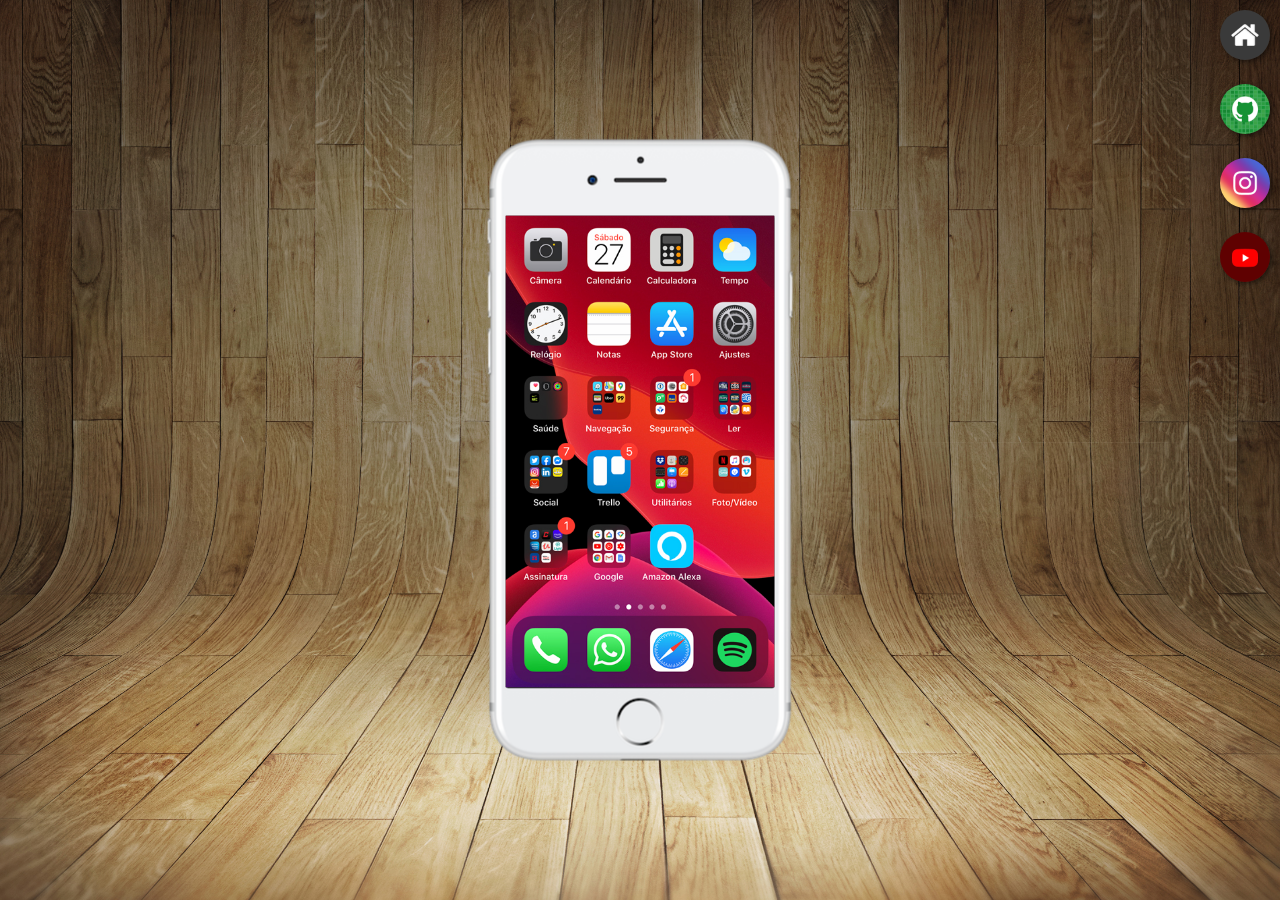
<file: index.html>
<!DOCTYPE html>
<html lang="pt-br">
<head>
    <meta charset="UTF-8">
    <meta name="viewport" content="width=device-width, initial-scale=1.0">
    <link rel="shortcut icon" href="pacote-d013/favicon.ico" type="image/x-icon">
    <link rel="stylesheet" href="estilos/style.css">
    <title>Projeto Redes Sociais</title>   
</head>
<body>
    <main>
        <section id="telefone">
            <iframe src="home.html" name="tela" id="tela" frameborder="0">Seu navegador não é compatível com isso.</iframe>
        </section>

        <section id="redes-sociais">
            <a href="home.html" target="tela"><img src="pacote-d013/imagens/logo-home.jpg" alt="Home"></a><br>
            <a href="github.html" target="tela"><img src="pacote-d013/imagens/logo-github.jpg" alt="GitHub"></a><br>
            <a href="instagram.html" target="tela"><img src="pacote-d013/imagens/logo-instagram.jpg" alt="Instagram"></a><br>
            <a href="youtube.html" target="tela"><img src="pacote-d013/imagens/logo-youtube.jpg" alt="Youtube"></a><br>
        </section>
    </main>
</body>
</html>
</file>
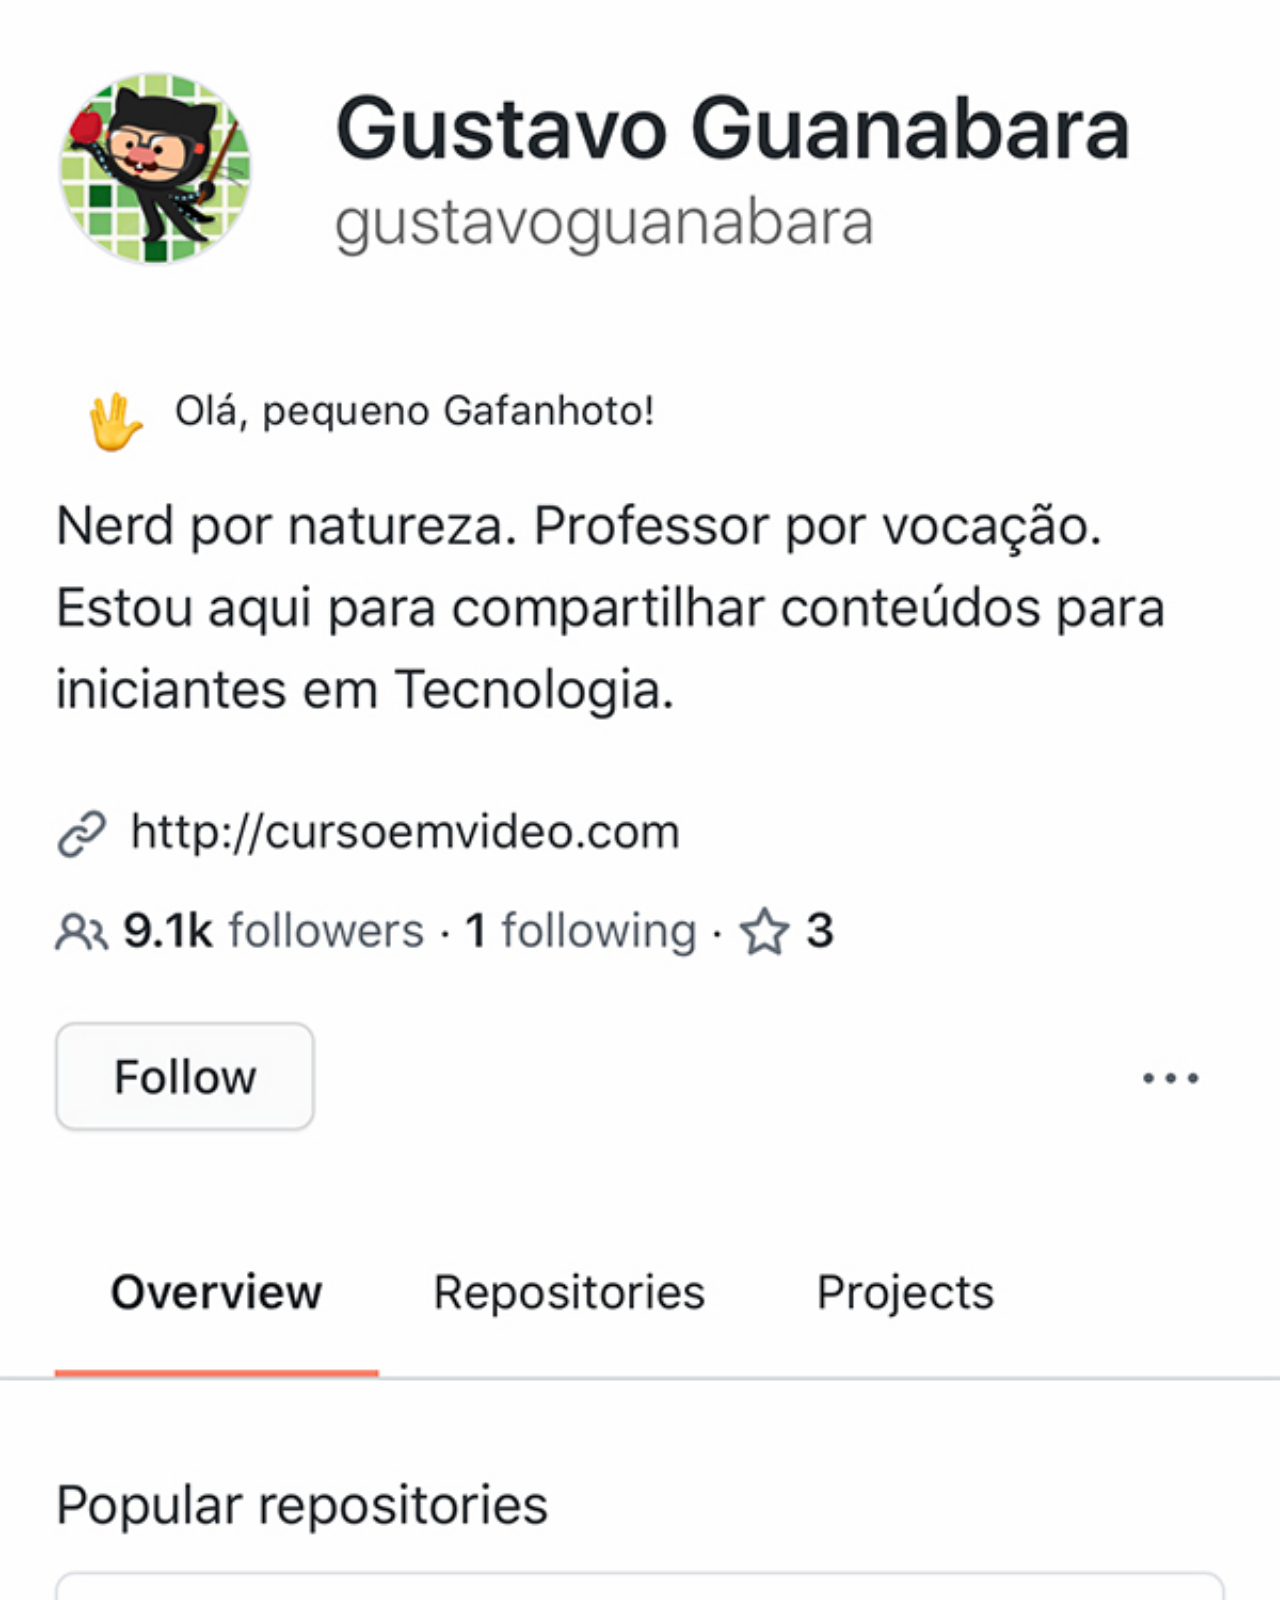
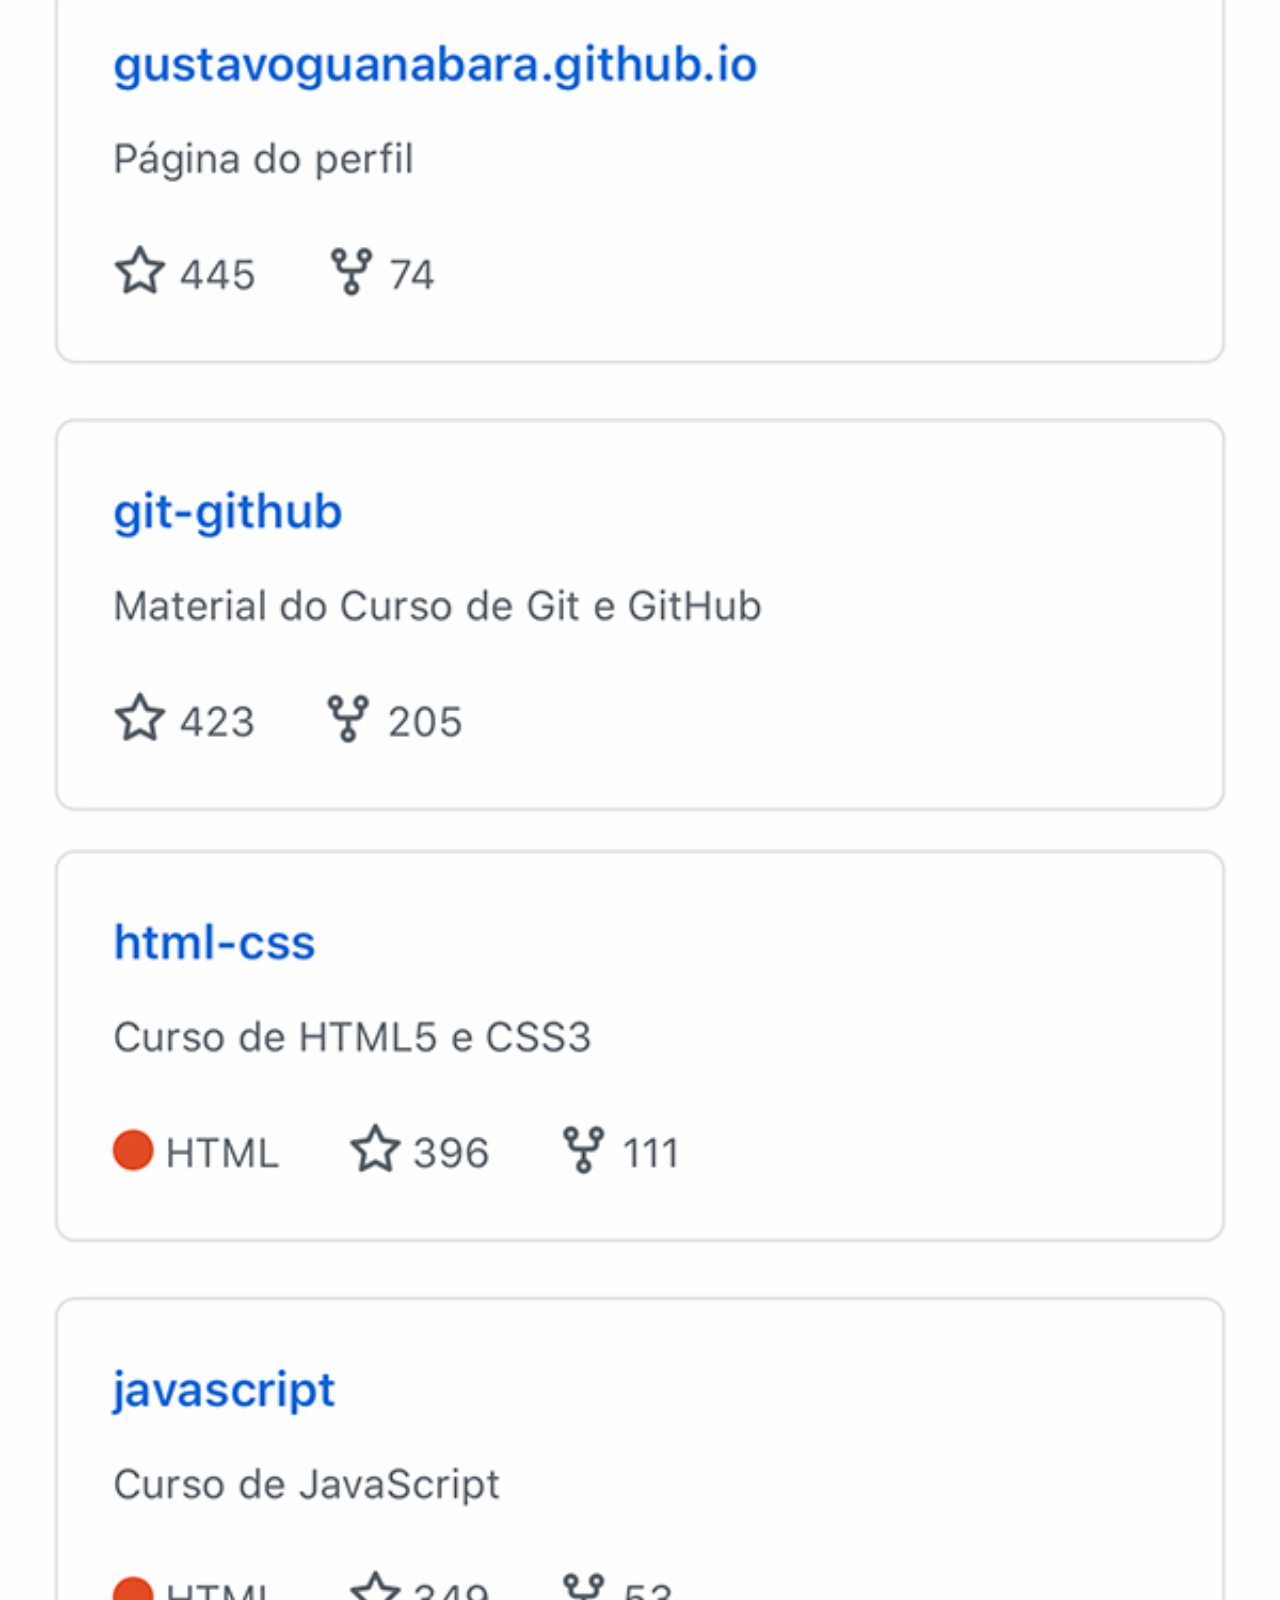
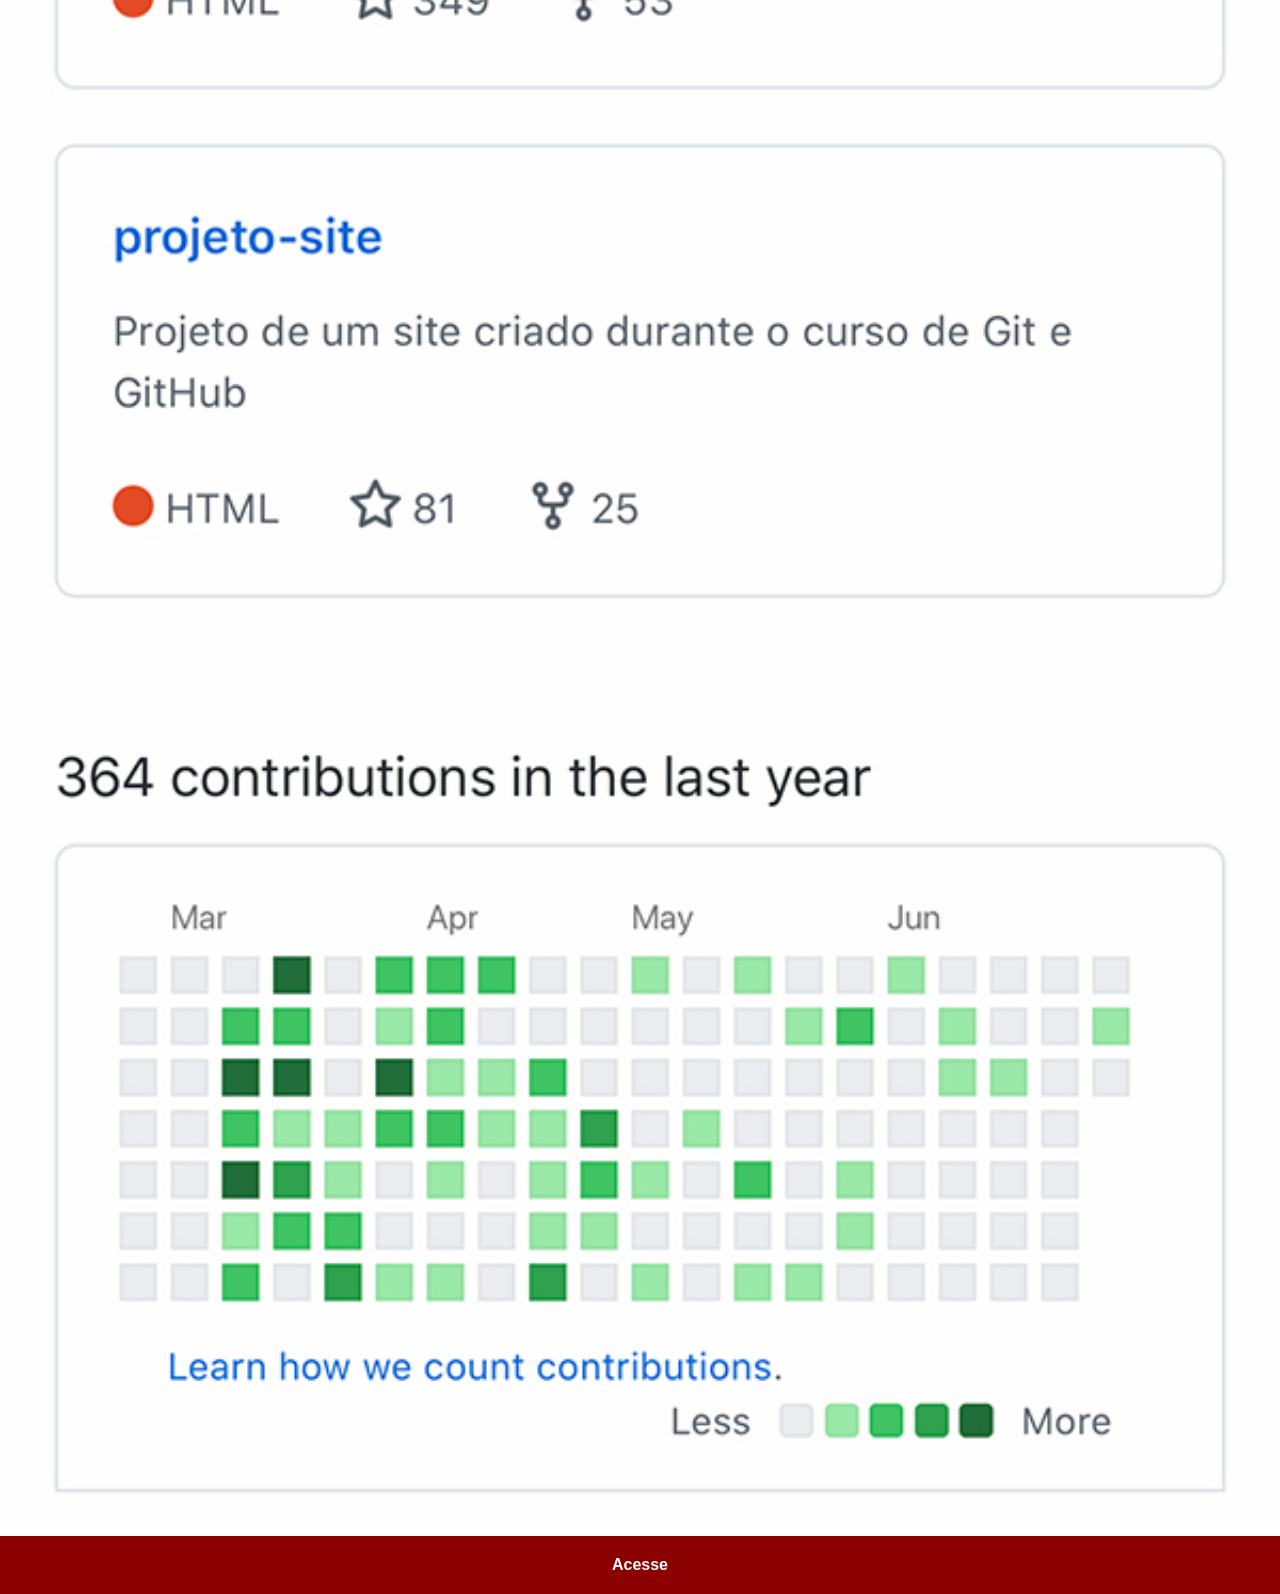
<file: github.html>
<!DOCTYPE html>
<html lang="pt-br">
<head>
    <meta charset="UTF-8">
    <meta name="viewport" content="width=device-width, initial-scale=1.0">
    <title>GitHub</title>
    <link rel="stylesheet" href="estilos/social.css">
</head>
<body>
    <img src="pacote-d013/imagens/tela-github.jpg" alt="GitHub">
    <a href="https://github.com/jordan-ff" target="_blank">Acesse</a>
</body>
</html>
</file>
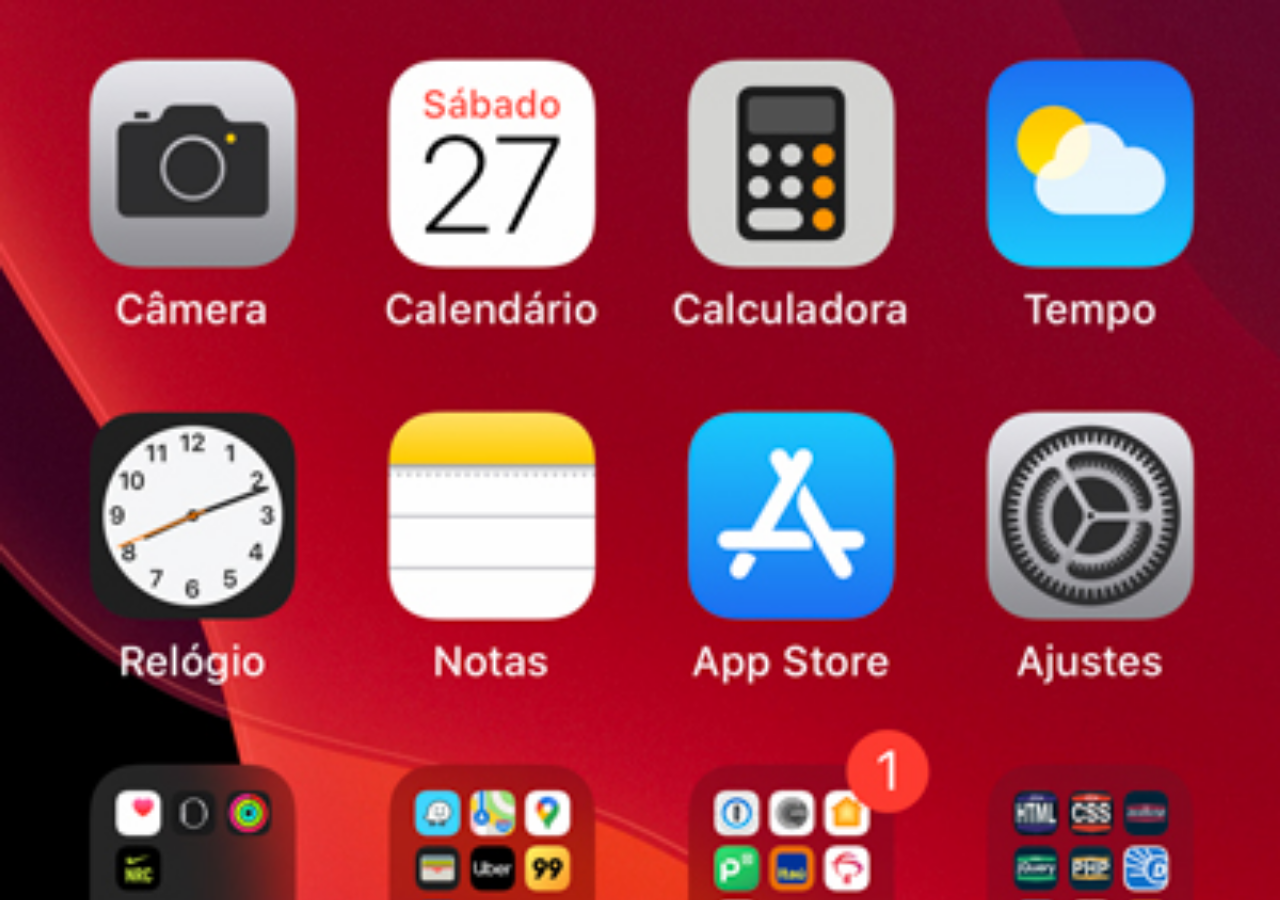
<file: home.html>
<!DOCTYPE html>
<html lang="pt-br">
<head>
    <meta charset="UTF-8">
    <meta name="viewport" content="width=device-width, initial-scale=1.0">
    <title>Home</title>
</head>
<style>
    * {
        margin: 0px;
        padding: 0px;
    }

    body {
        width: 100vw;
        height: 100vh;
        background: black url(pacote-d013/imagens/tela-home.jpg) no-repeat top center;
        background-size: cover;
    }
</style>
<body>
    
</body>
</html>
</file>
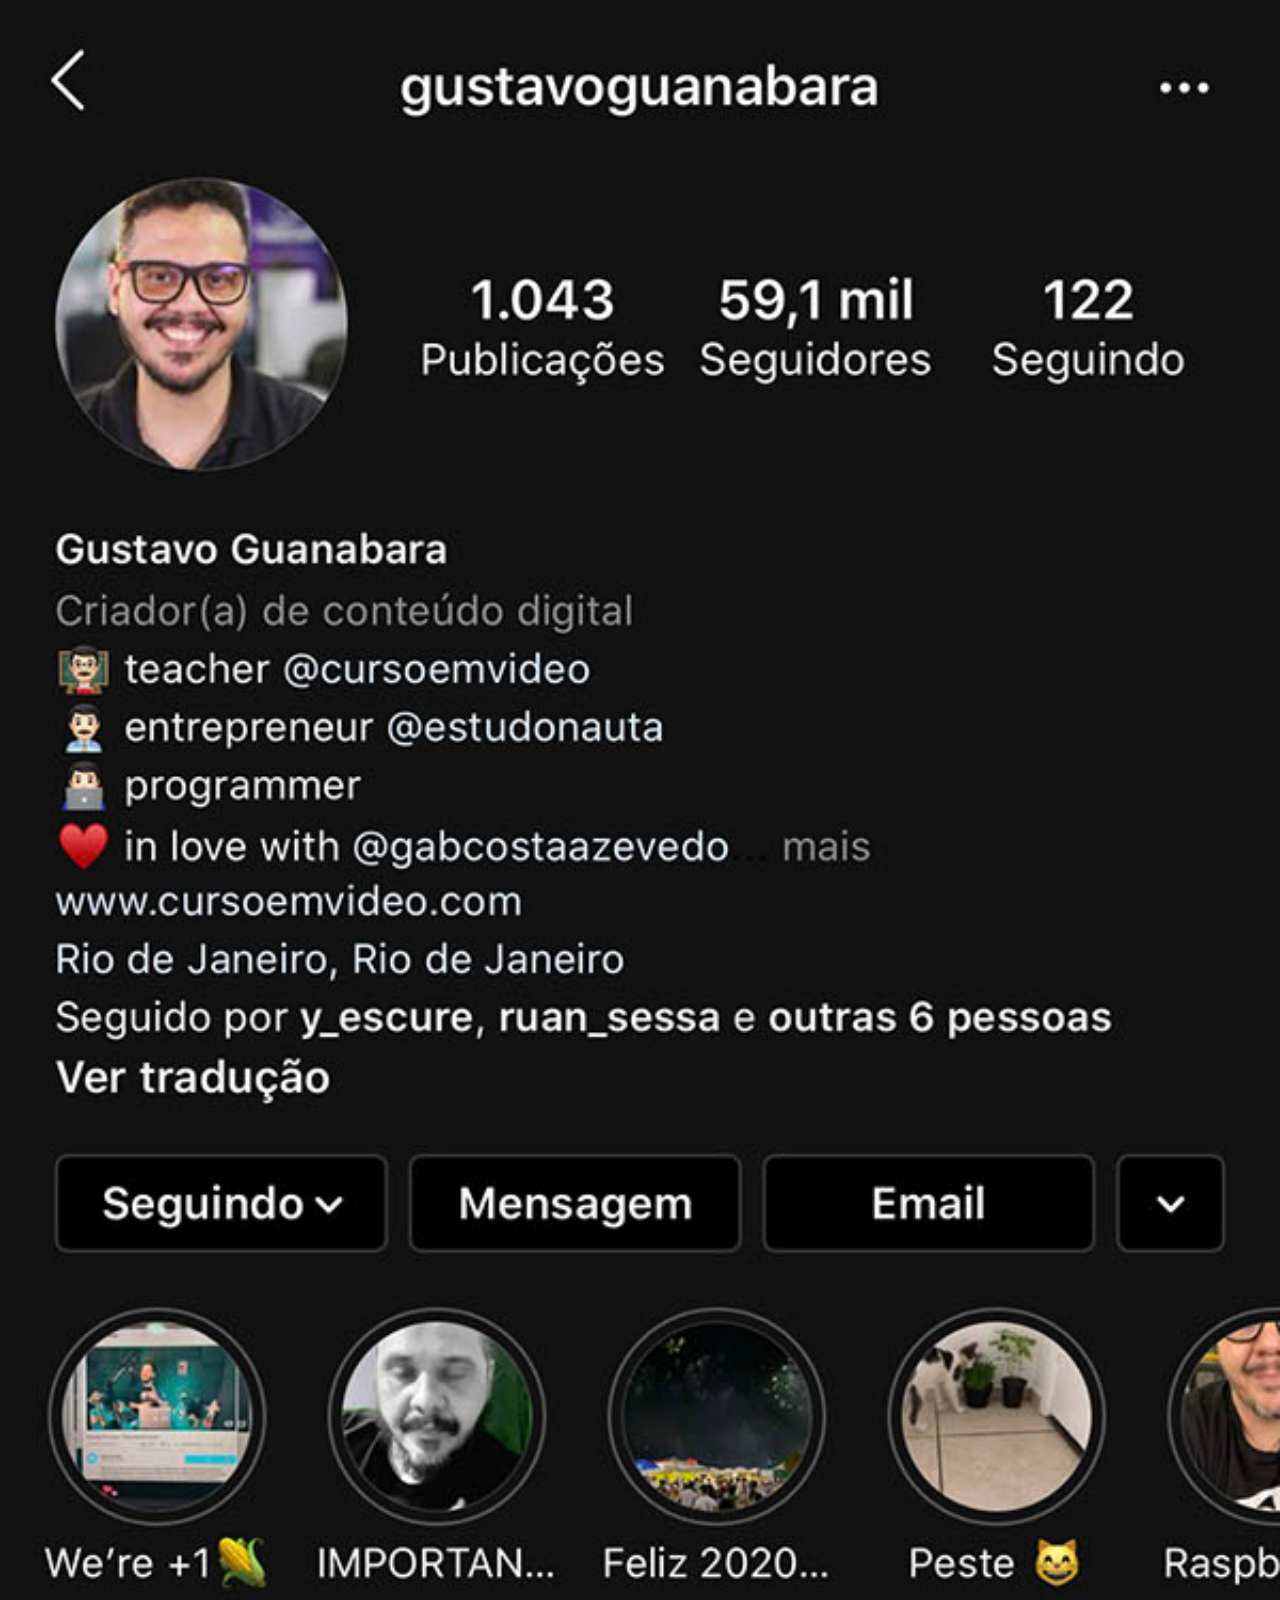
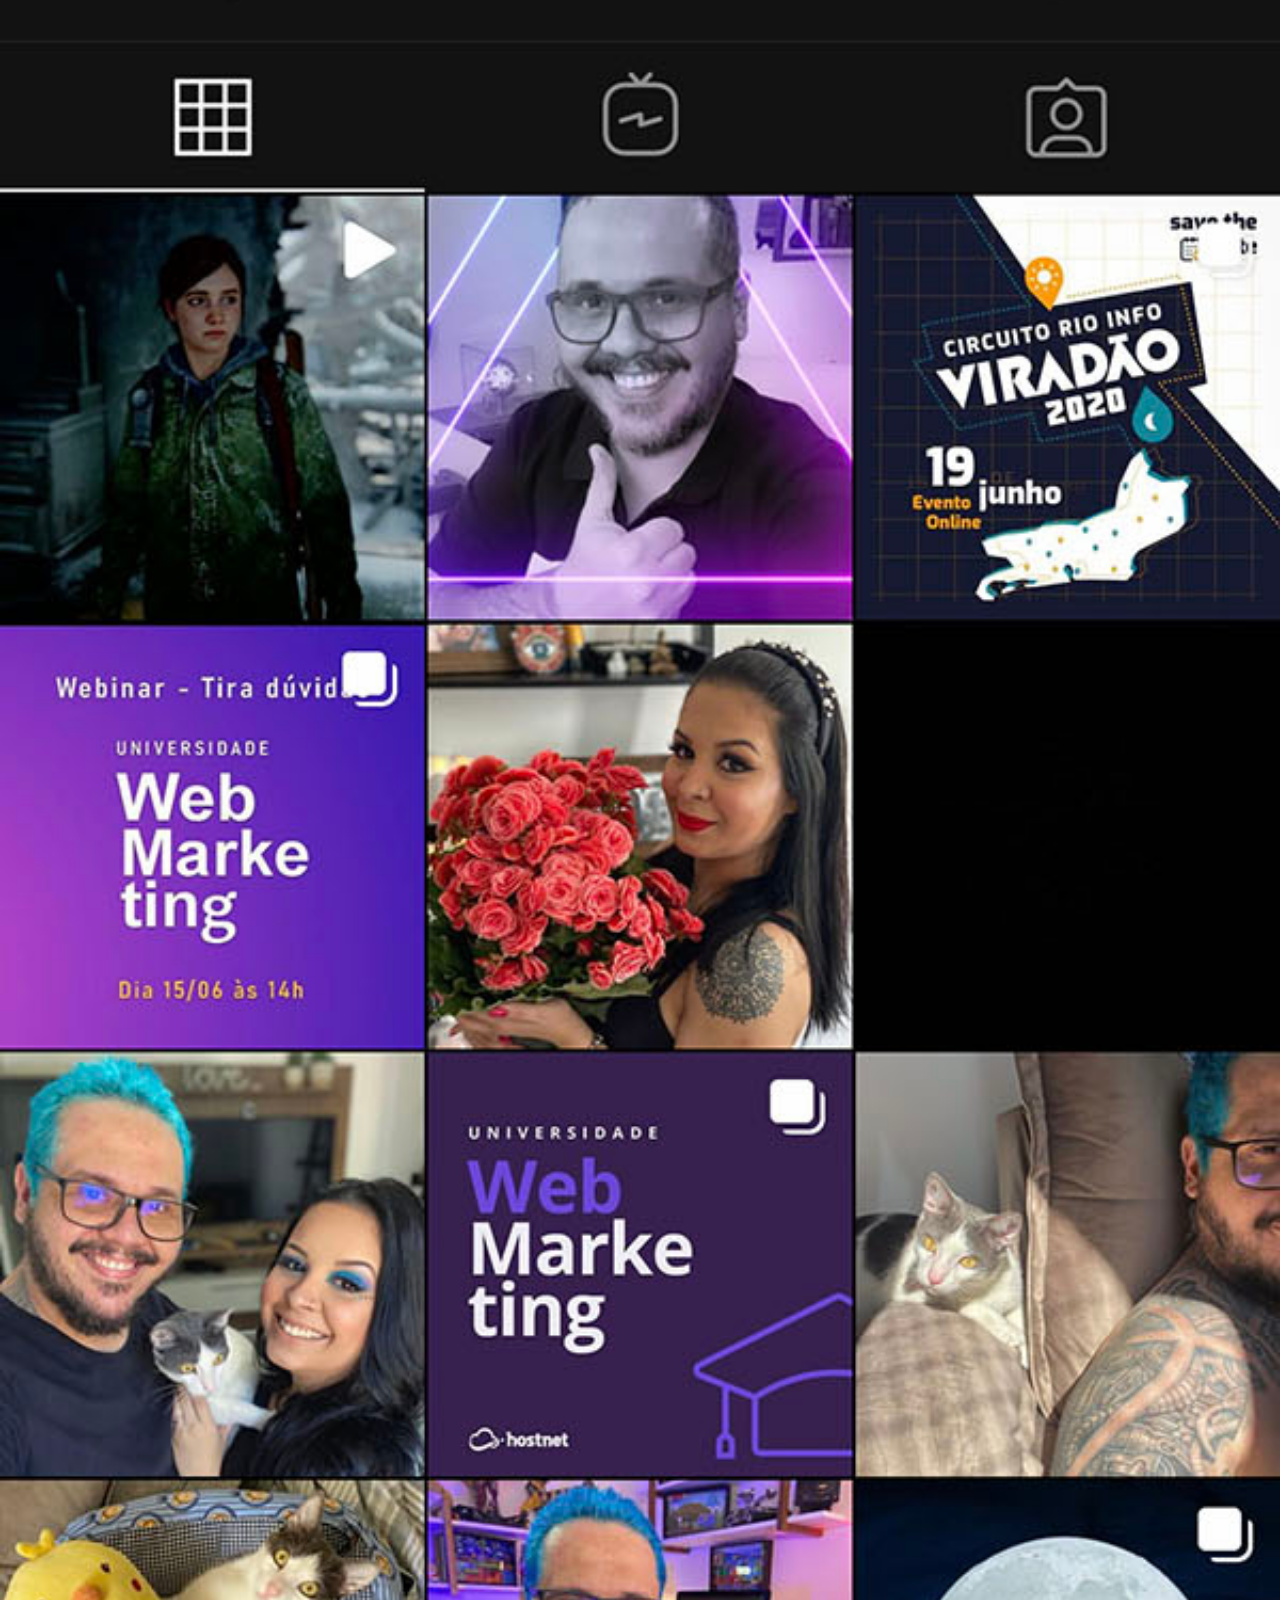
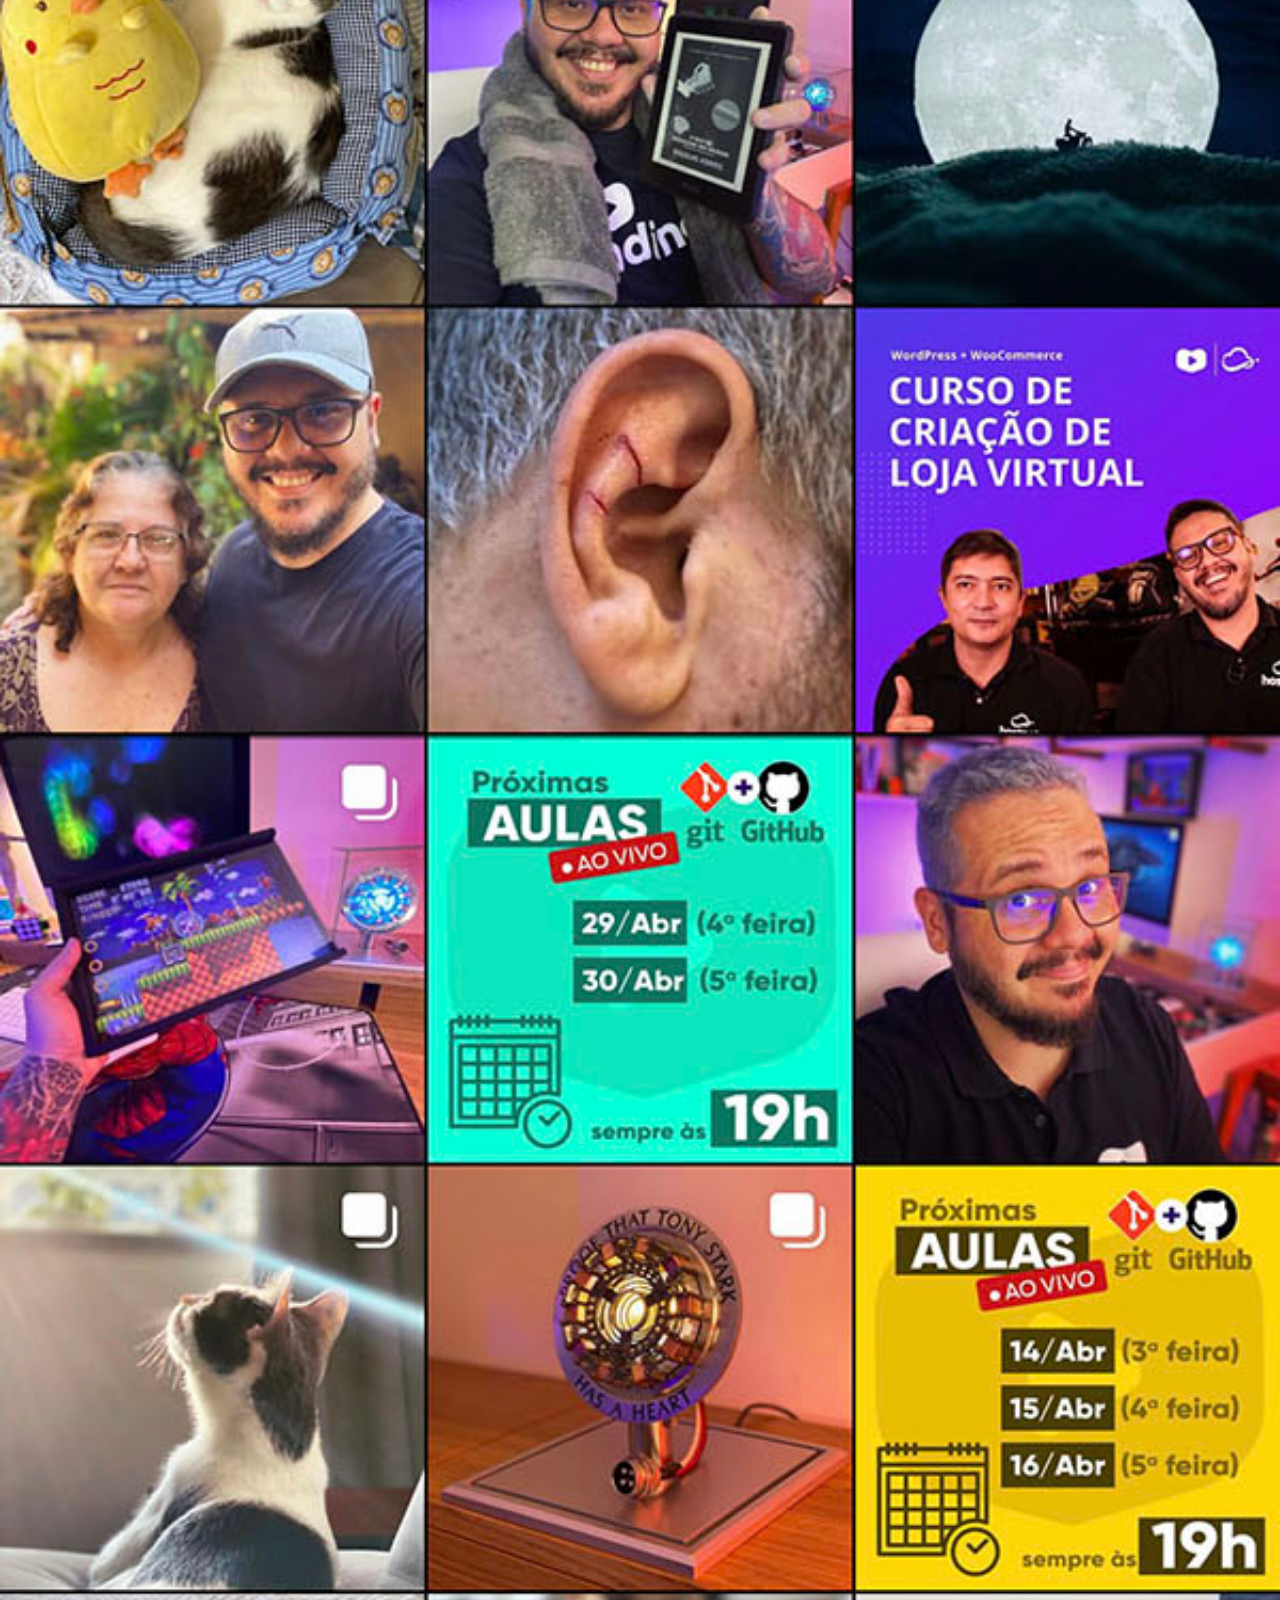
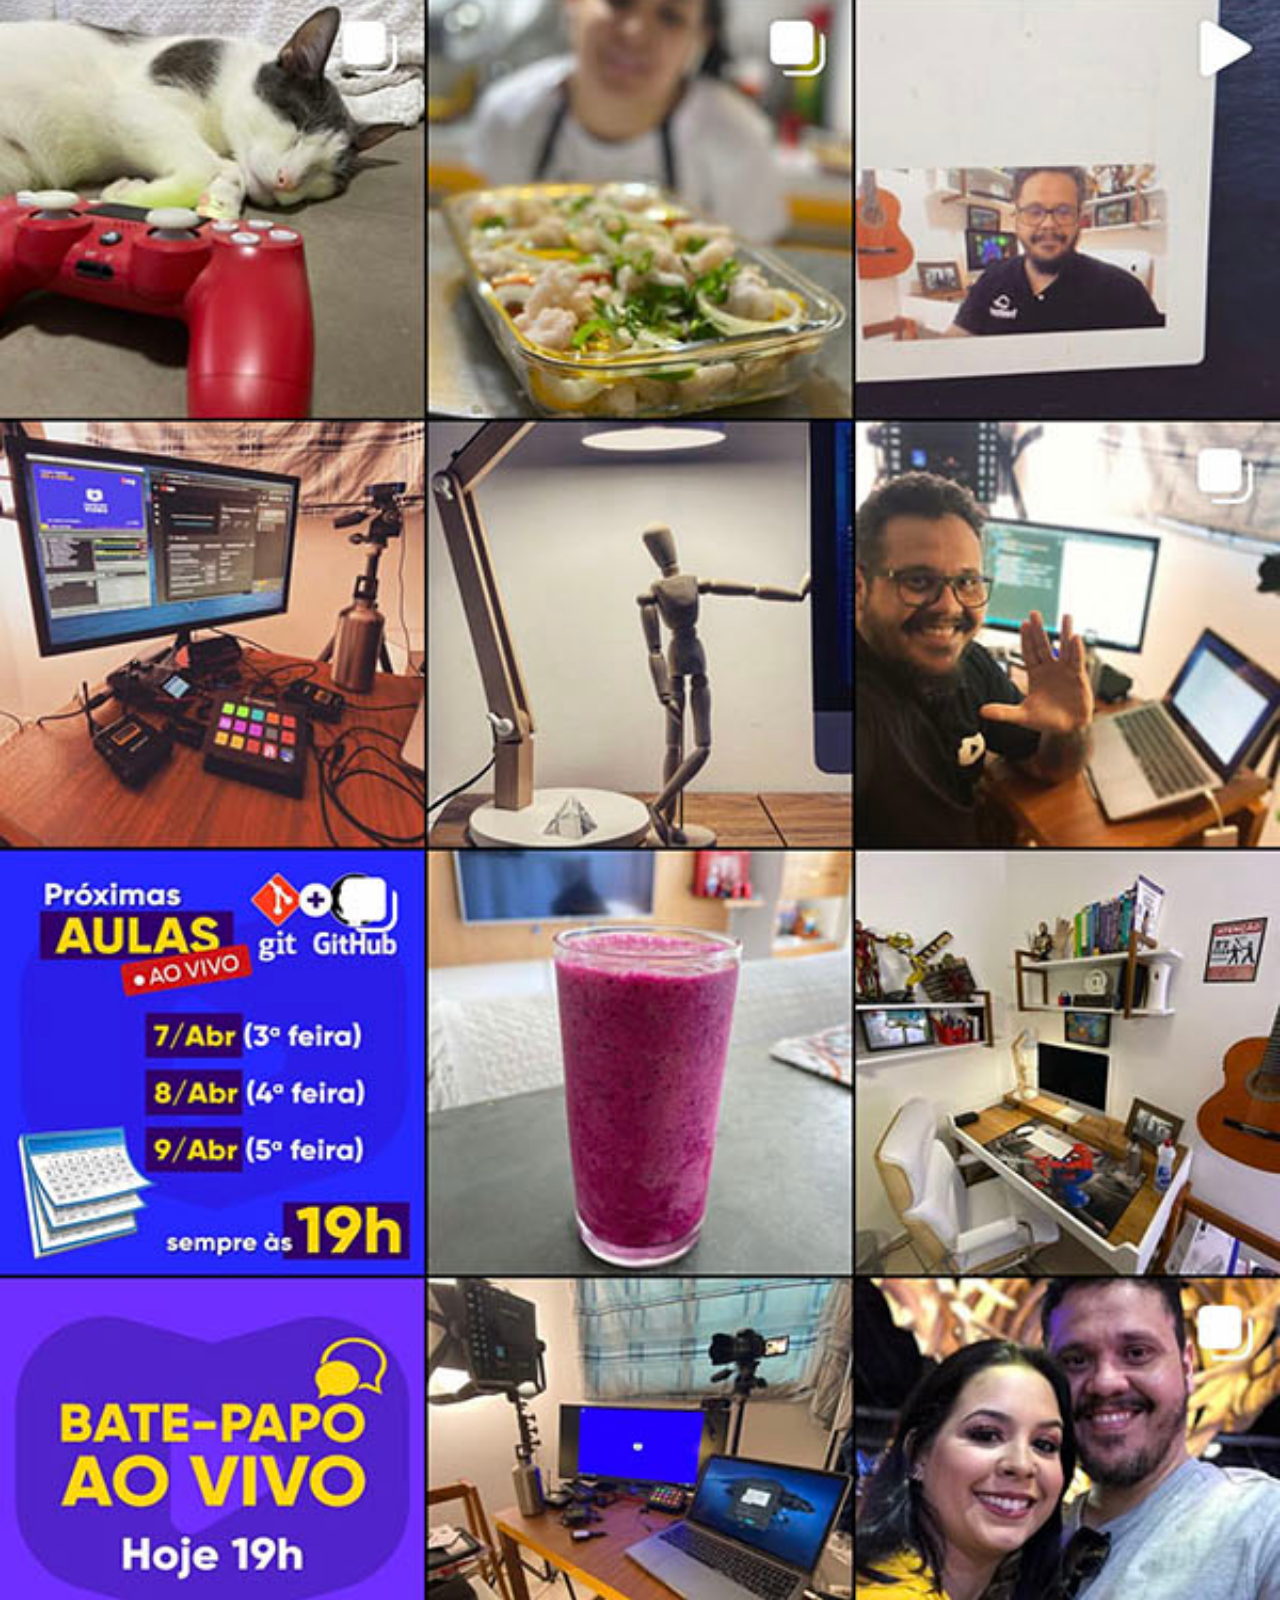
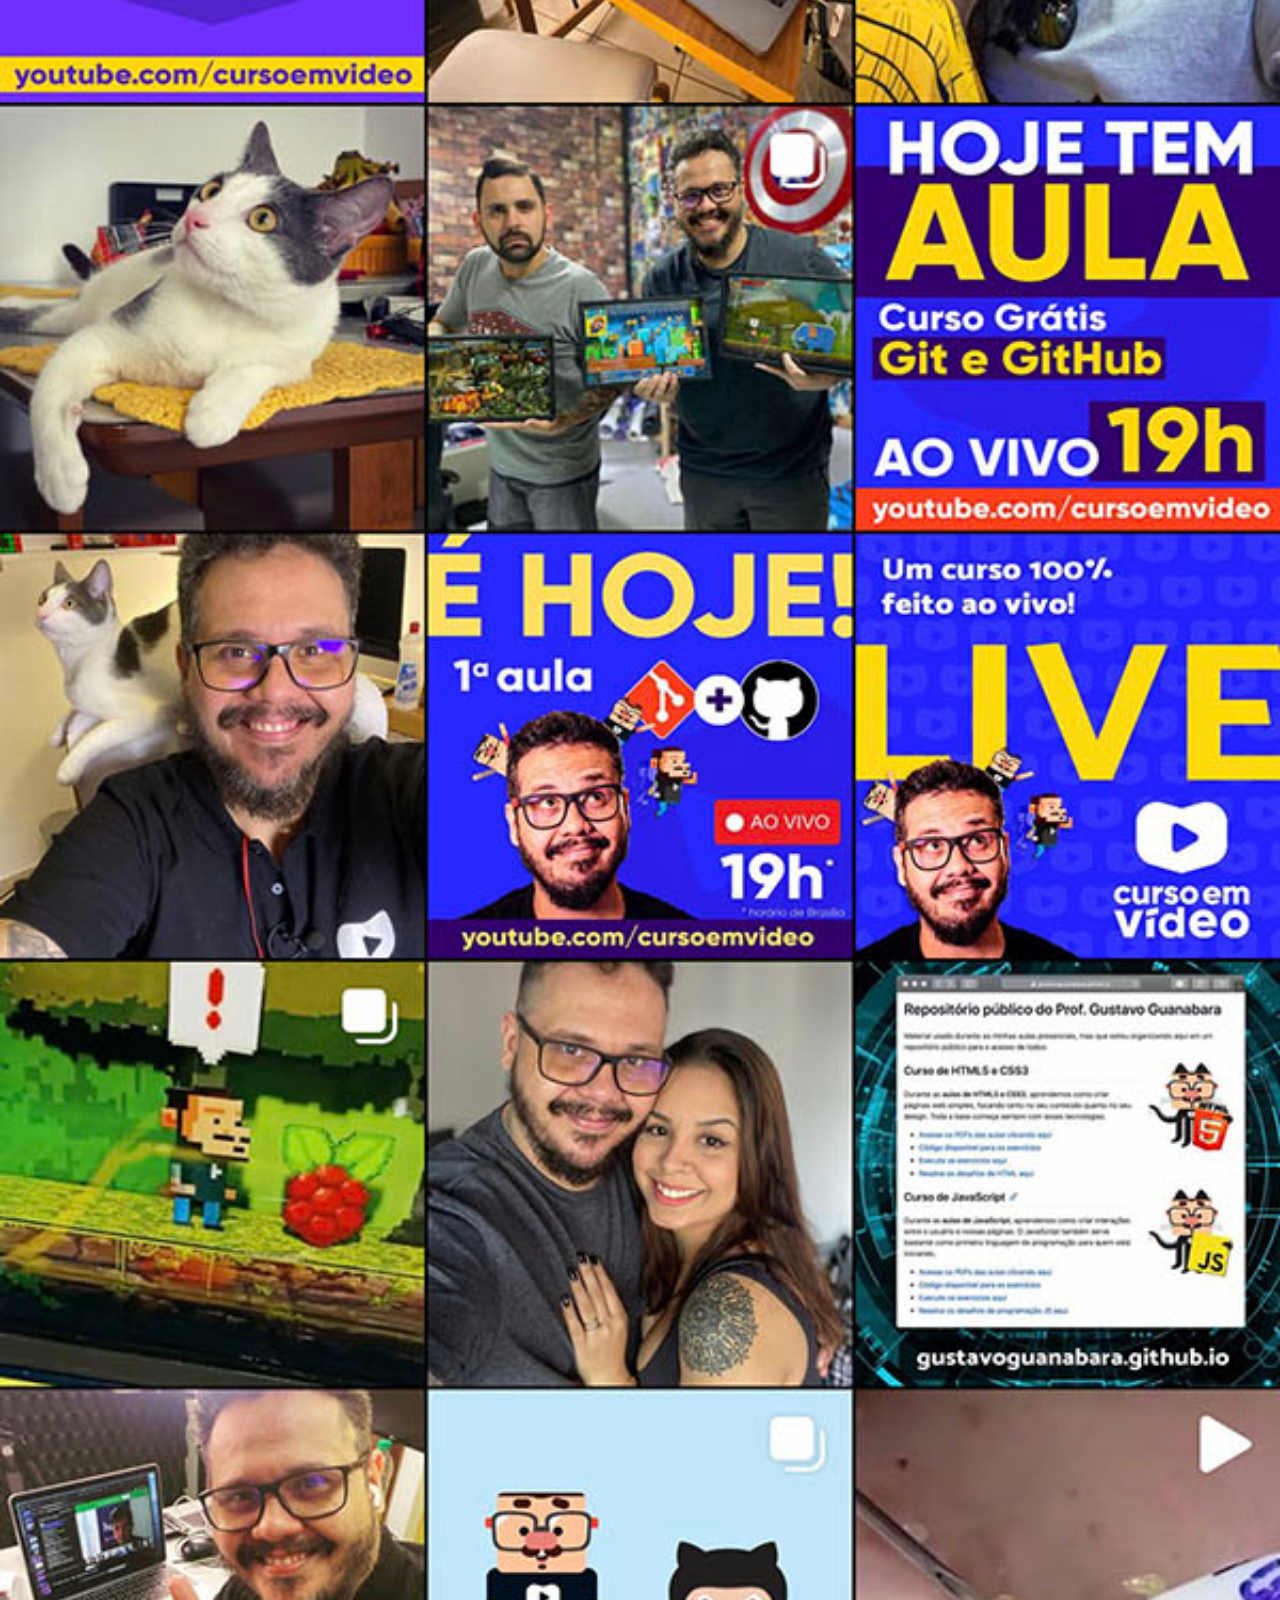
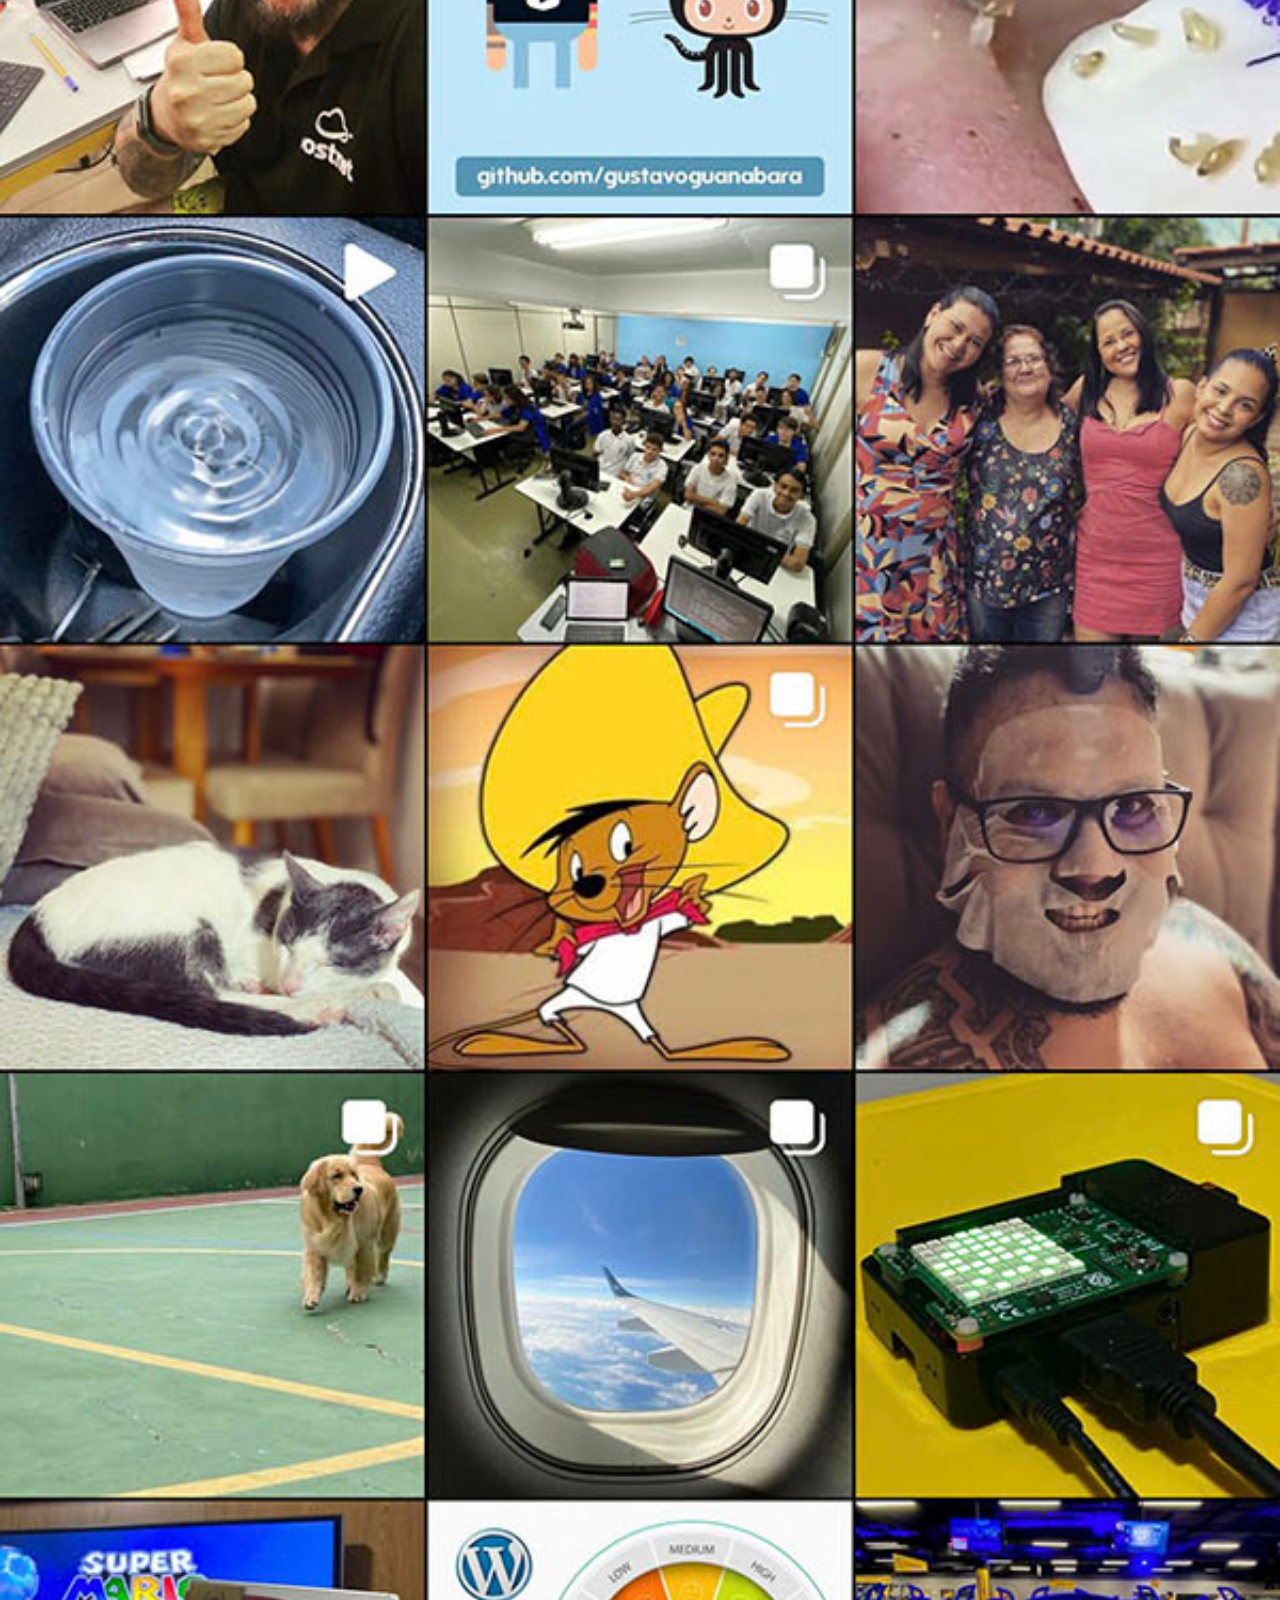
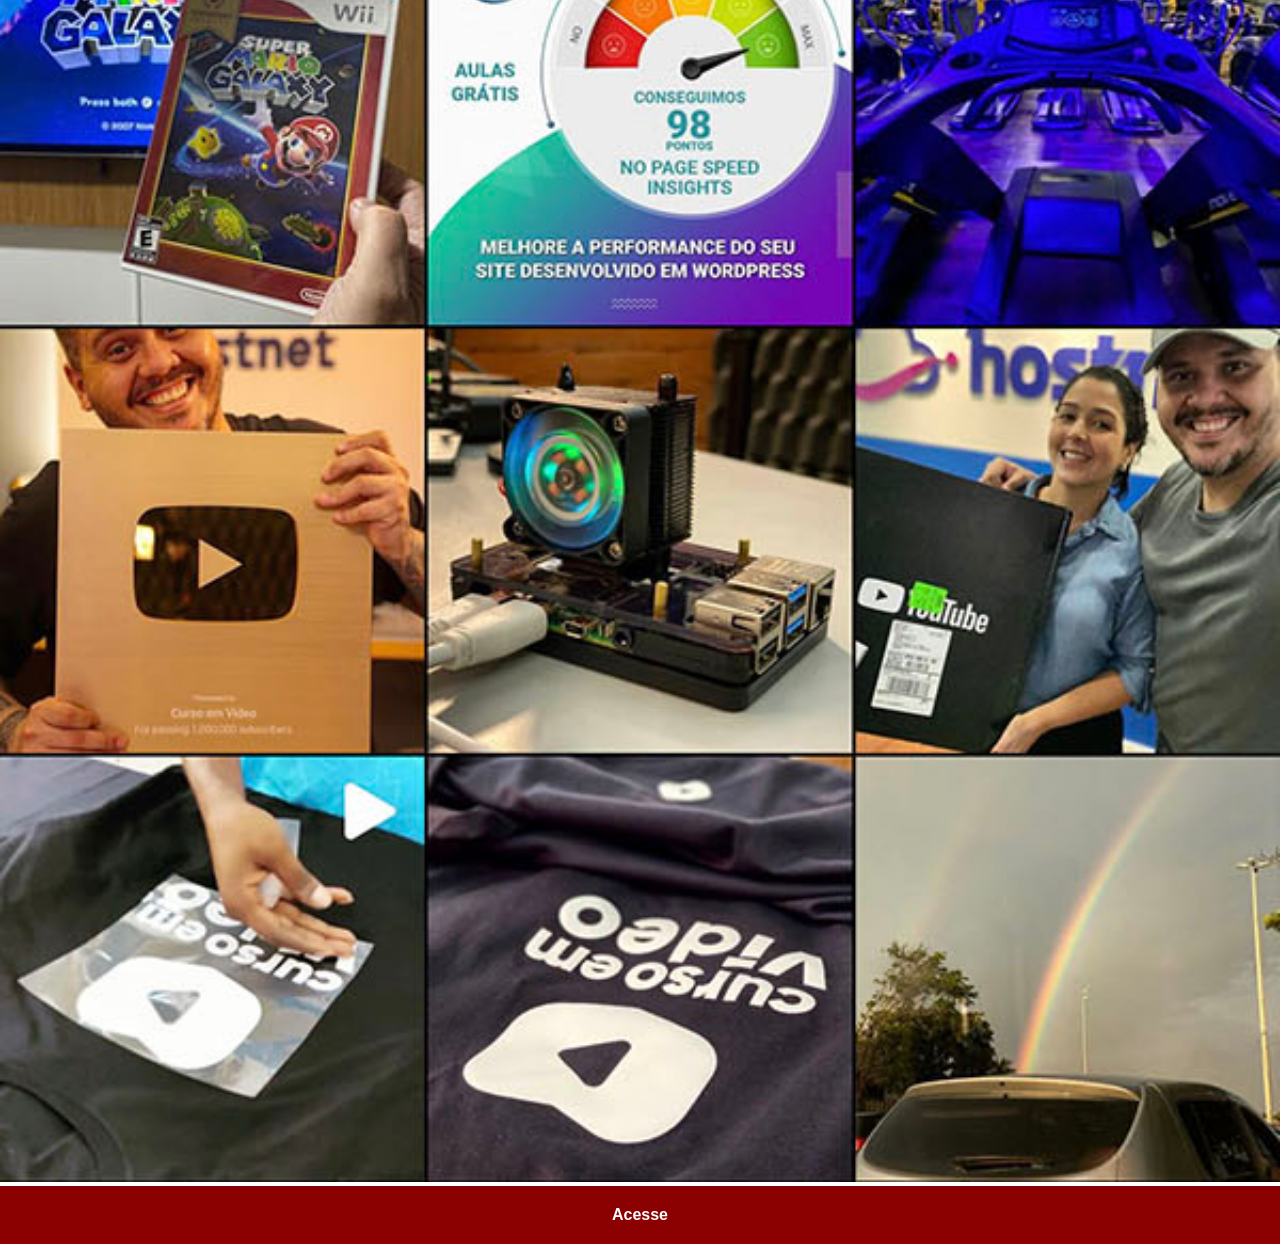
<file: instagram.html>
<!DOCTYPE html>
<html lang="pt-br">
<head>
    <meta charset="UTF-8">
    <meta name="viewport" content="width=device-width, initial-scale=1.0">
    <title>Instagram</title>
    <link rel="stylesheet" href="estilos/social.css">
</head>
<body>
    <img src="pacote-d013/imagens/tela-instagram.jpg" alt="Instagram">
    <a href="https://www.instagram.com/__jordanferreira/" target="_blank">Acesse</a>
</body>
</html>
</file>
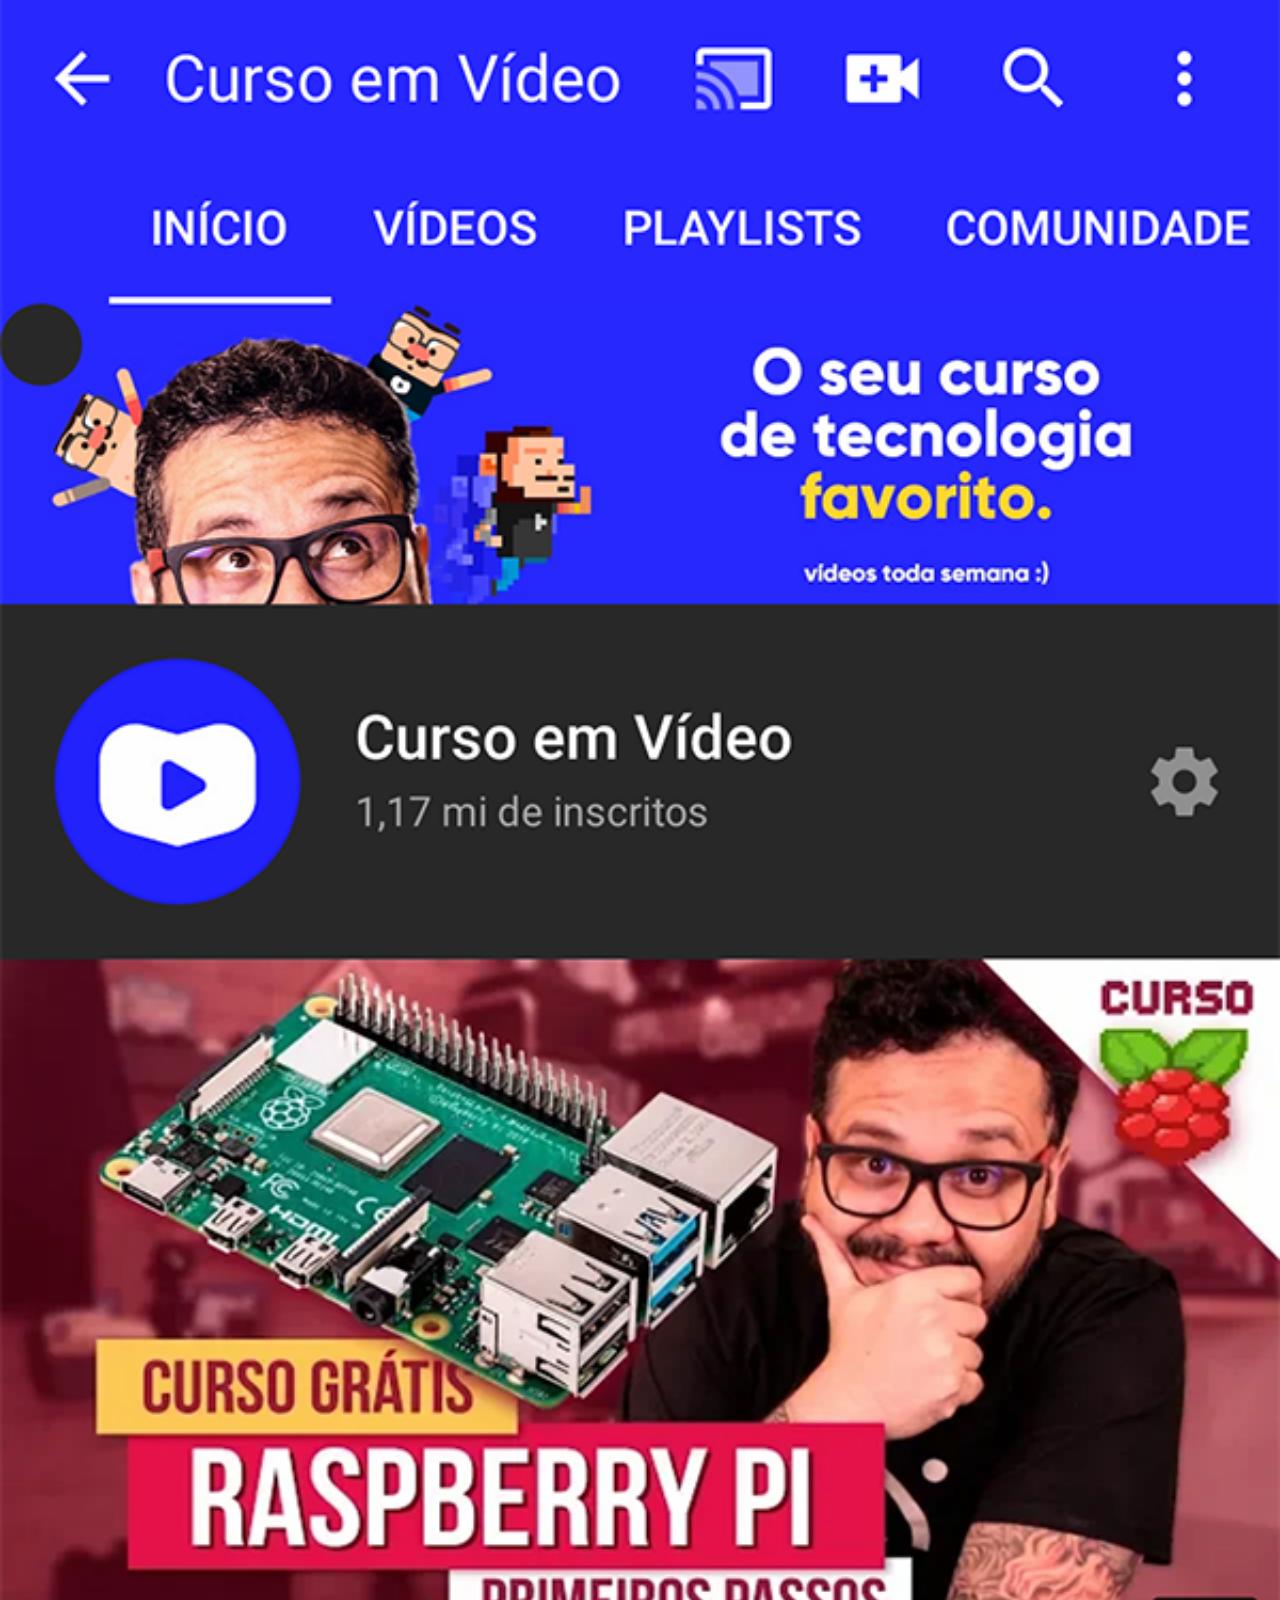
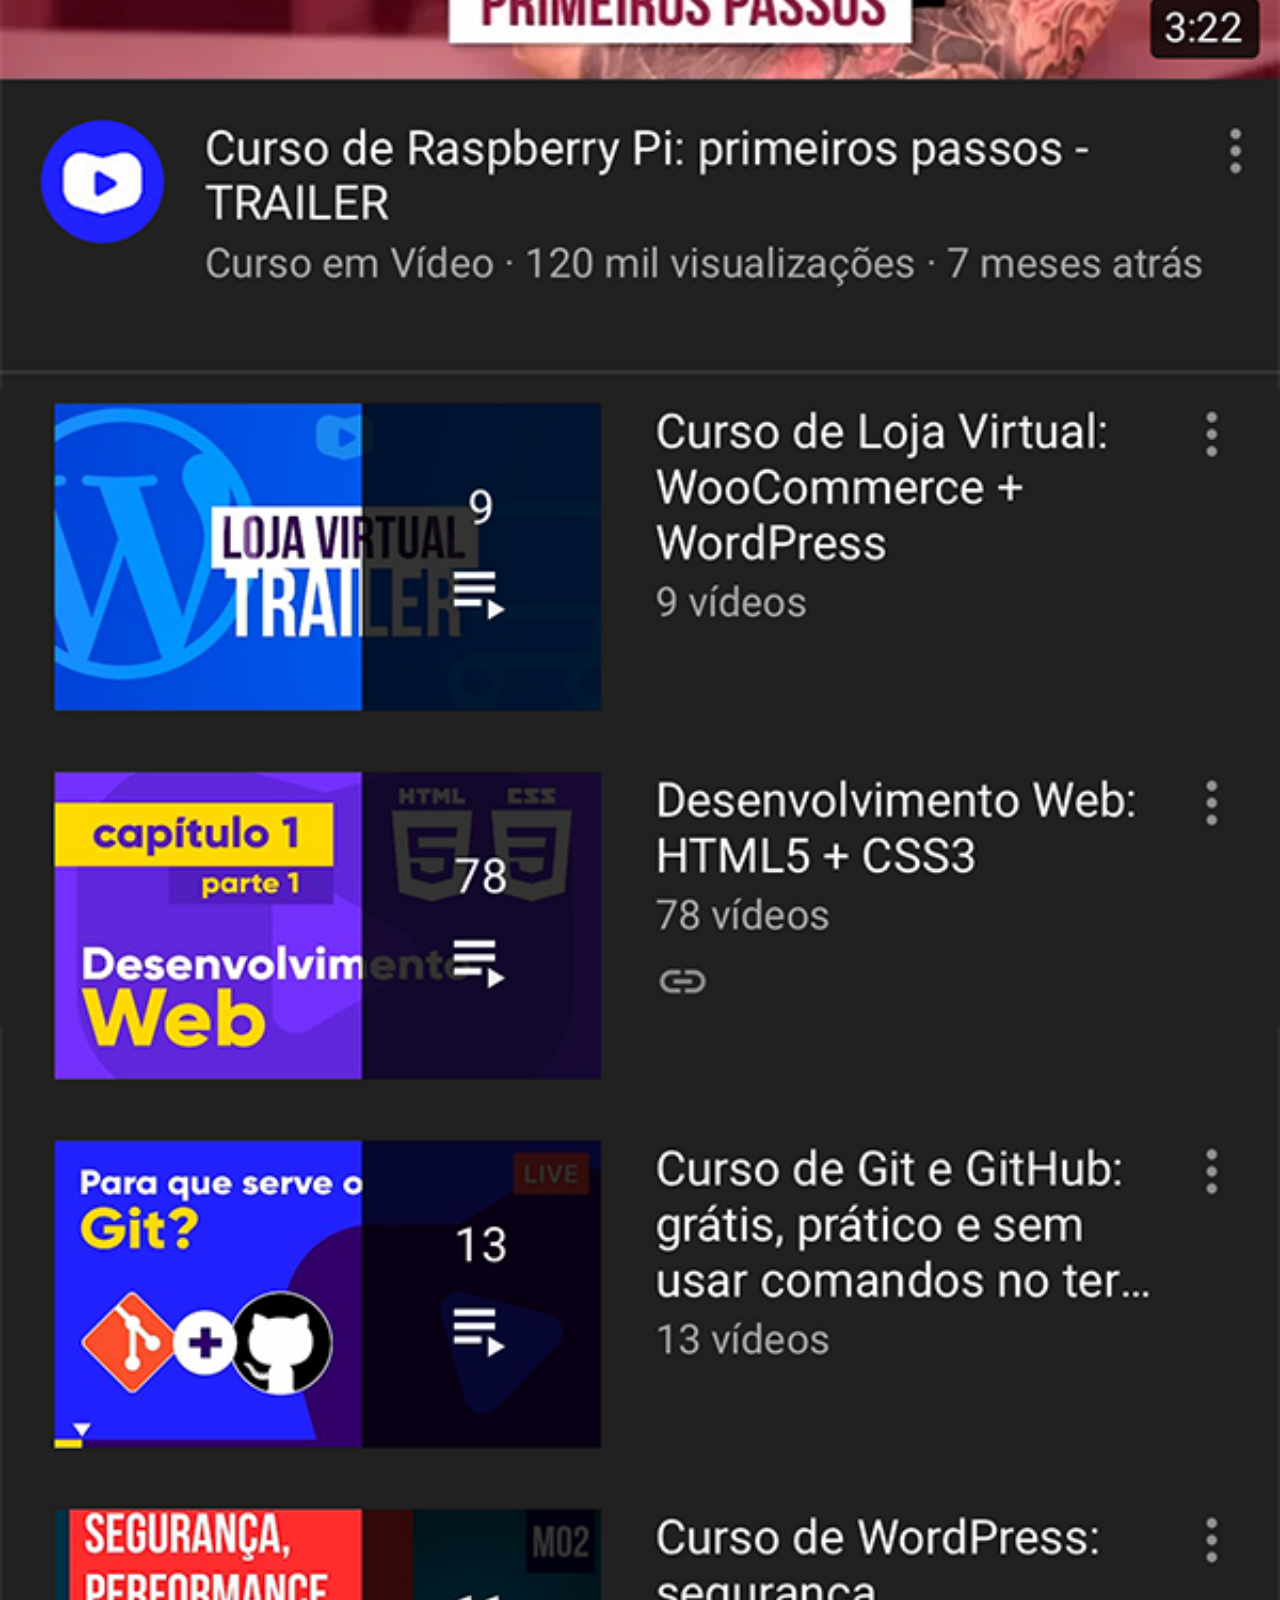
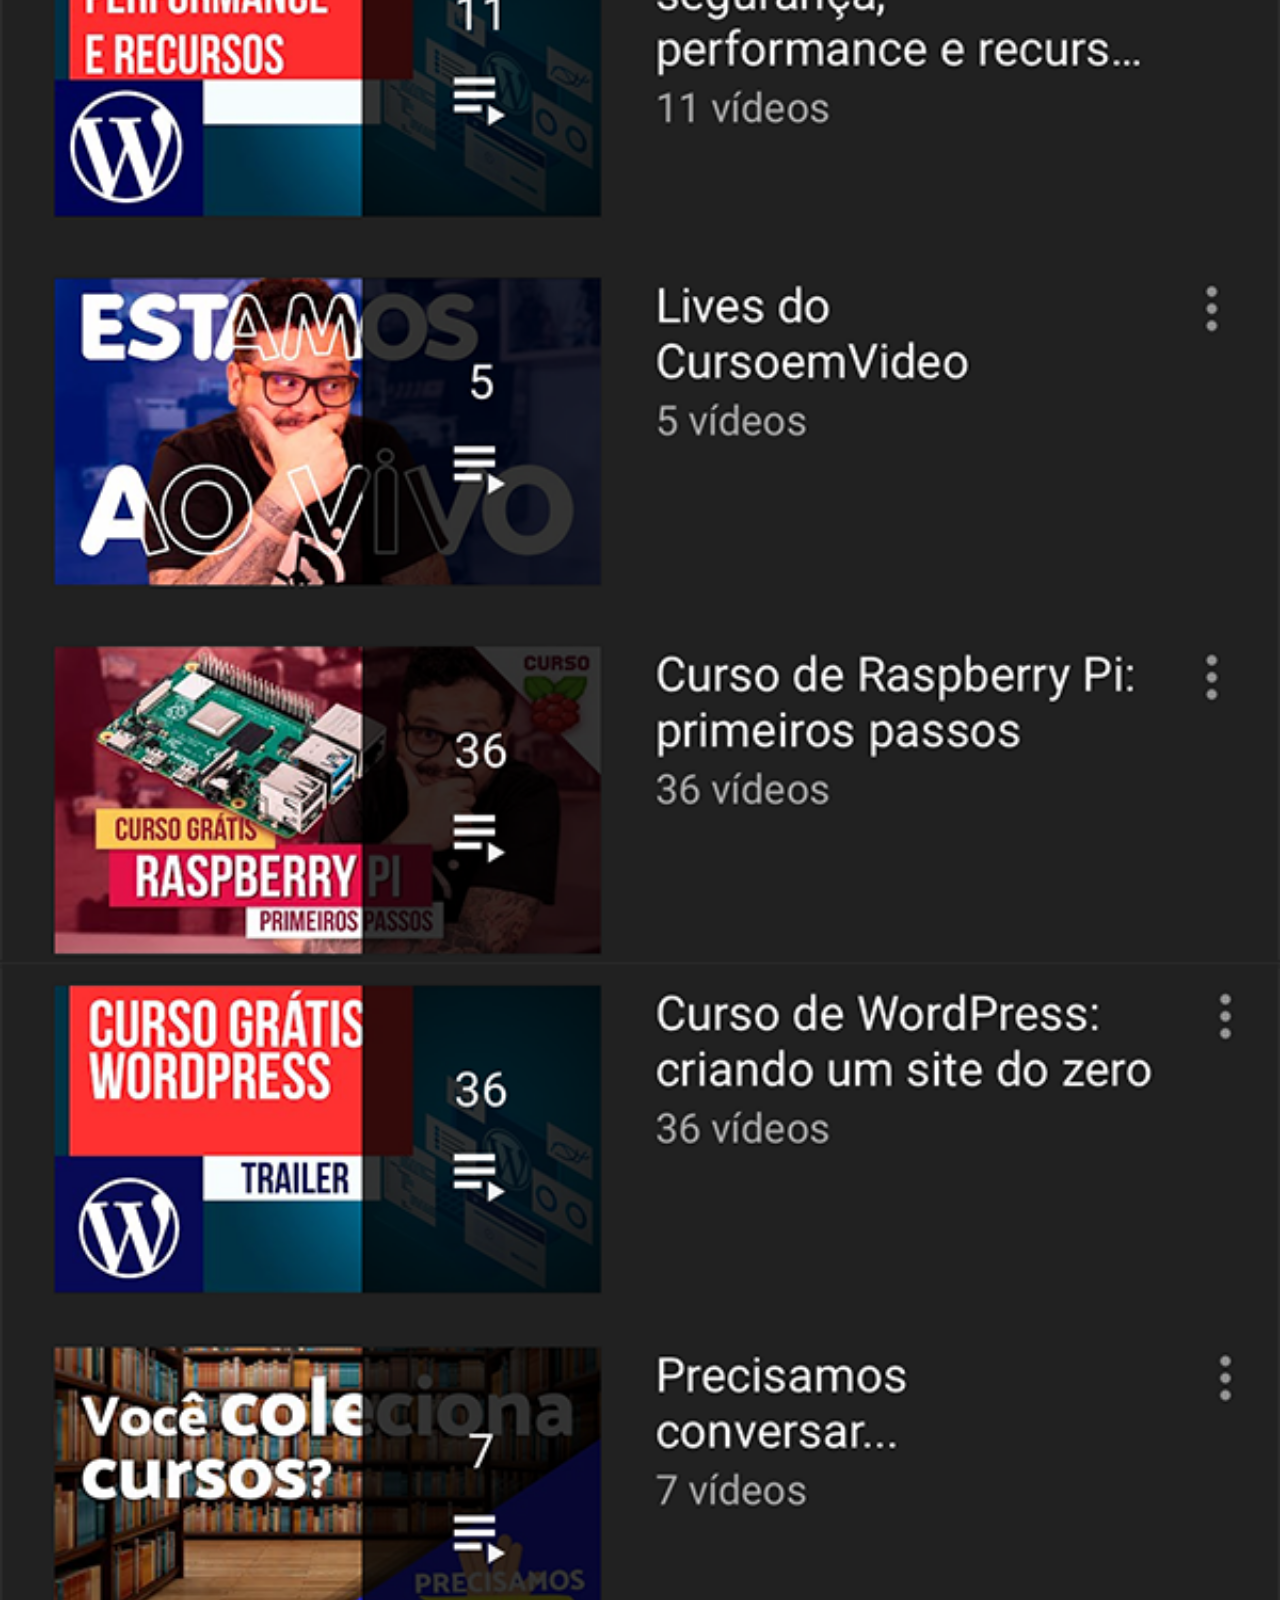
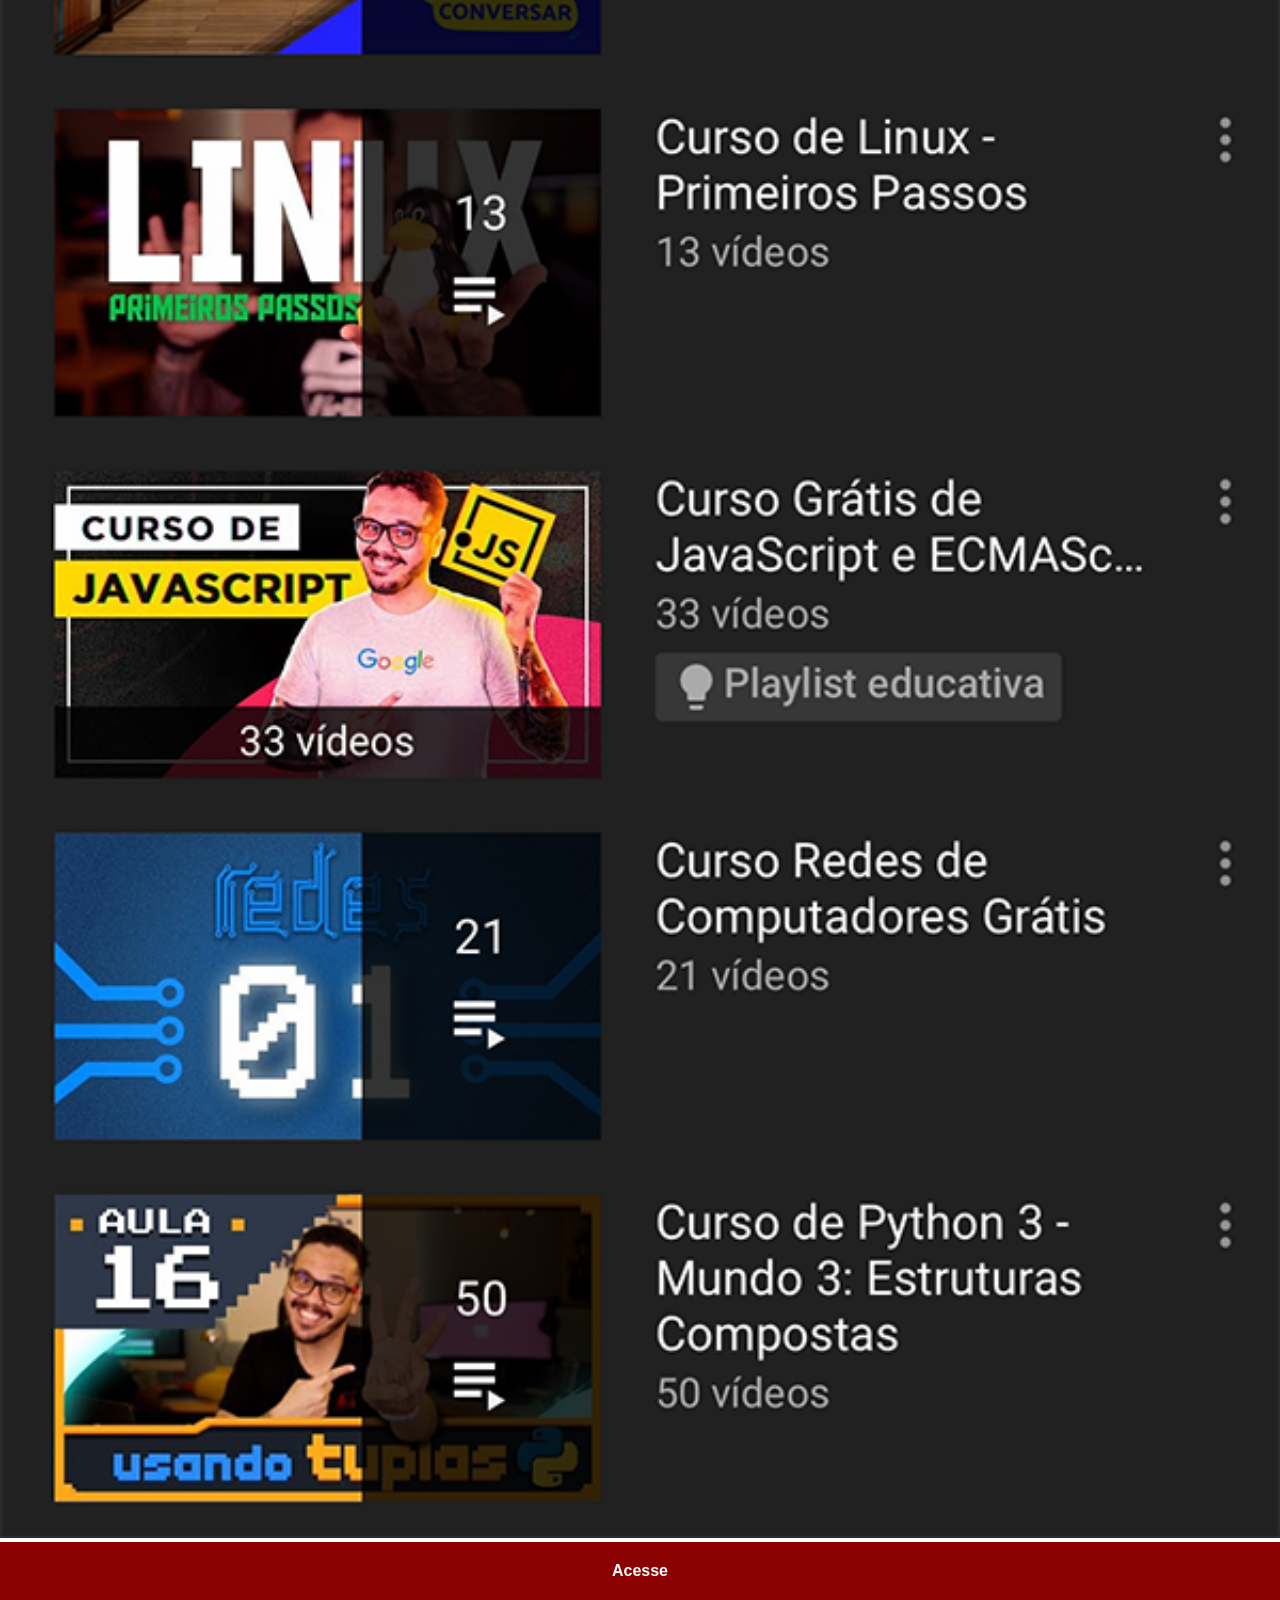
<file: youtube.html>
<!DOCTYPE html>
<html lang="pt-br">
<head>
    <meta charset="UTF-8">
    <meta name="viewport" content="width=device-width, initial-scale=1.0">
    <title>Youtube</title>
    <link rel="stylesheet" href="estilos/social.css">
</head>
<body>
    <img src="pacote-d013/imagens/tela-youtube.png" alt="Youtube">
    <a href="https://www.youtube.com/@cursoemvideo" target="_blank"> Acesse</a>
</body>
</html>
</file>
<file: estilos/style.css>
@charset "UTF-8";

* {
    margin: 0px;
    padding: 0px;
    font-family: Arial, Helvetica, sans-serif;
}

html , body {
    height: 100vh;
    width: 100vw;
    background-color: black;
}

body {
    background: url(../pacote-d013/imagens/fundo-madeira.jpg) no-repeat top center;
    background-size: cover;
    background-attachment: fixed;
}

main {
    height: 100vh;
    position: relative;
}

section#telefone {
    position: absolute;
    top: 50%;
    left: 50%;
    transform: translate(-50%, -50%);

    height: 627px;
    width: 311px;
    background: url(../pacote-d013/imagens/frame-iphone.png) no-repeat;
}

iframe#tela {
    position: relative;
    top: 79px;
    left: 21px;
    width: 269px;
    height: 472px;
}

section#redes-sociais {
    text-align: right;
}

section img {
    width: 50px;
    margin: 10px;
    border-radius: 50%;
    box-shadow: 2px 2px 5px rgba(0, 0, 0, 0.507);
    box-sizing: border-box;
}

section#redes-sociais img:hover {
    border: 2px solid rgba(255, 255, 255, 0.603);
    transform: translate(-3px, -3px);
    box-shadow: 5px 5px 10px black ;
    transition: transform .3s;
}
</file>
<file: estilos/social.css>
@charset "UTF-8";

* {
            margin: 0px;
            padding: 0px;
            font-family: Arial, Helvetica, sans-serif;
        }

        ::-webkit-scrollbar {
            width: 0px;
            height: 0px;
        }

        img {
            width: 100vw;
        }

        a {
            display: block;
            background-color: darkred;
            color: white;
            padding: 20px;
            text-align: center;
            font-weight: bolder;
            text-decoration: none;
        }

        a:hover {
            background-color: red;
        }
</file>
